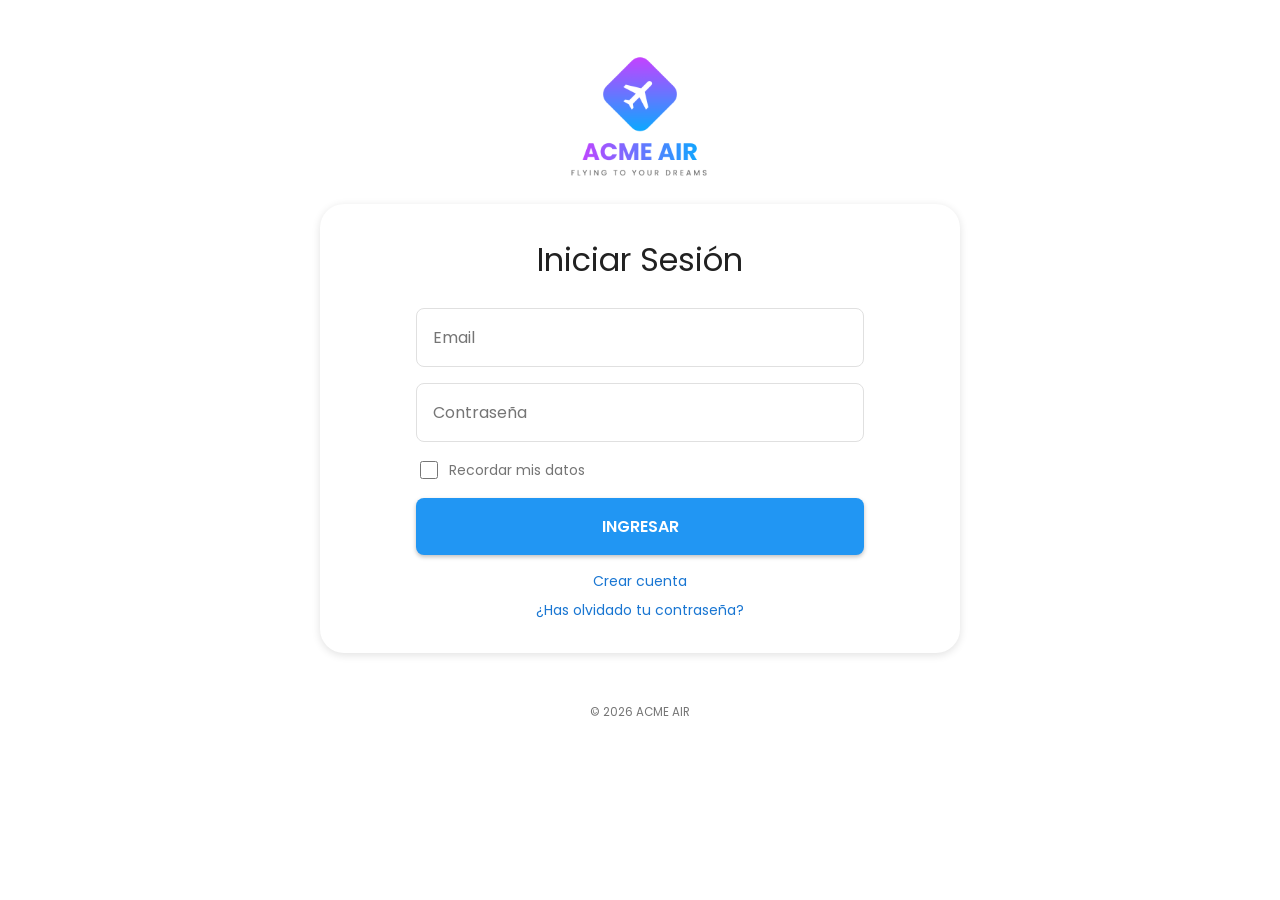
<file: index.html>
<!DOCTYPE html>
<html lang="es">
<head>
  <meta charset="UTF-8">
  <meta name="viewport" content="width=device-width, initial-scale=1">
  <title>Iniciar sesión | ACME AIR</title>
  <meta name="description" content="Inicio de sesión de ACME AIR">
  <link rel="icon" href="imagen/favicon.svg" type="image/svg+xml">
  <link rel="preconnect" href="https://fonts.googleapis.com">
  <link rel="preconnect" href="https://fonts.gstatic.com" crossorigin>
  <link href="https://fonts.googleapis.com/css2?family=Poppins:wght@400;500;600&display=swap" rel="stylesheet">
  <link rel="stylesheet" href="css/style.css">
  <link rel="stylesheet" href="css/forms.css">
  <link rel="stylesheet" href="css/layout.css">
  <link rel="stylesheet" href="css/responsive.css">
</head>
<body>
  <header class="login-logo">
    <img class="login-logo__imagen" src="imagen/logo.png" alt="ACME AIR - Flying to your dreams">
  </header>

  <main class="app-card app-card--plana">
    <h1>Iniciar Sesión</h1>
    <form class="form" action="menu.html" method="get">
      <div class="campo">
        <label class="sr-only" for="email">Email</label>
        <input class="campo__input" type="email" id="email" name="email" placeholder="Email" autocomplete="email">
      </div>
      <div class="campo">
        <label class="sr-only" for="password">Contraseña</label>
        <input class="campo__input" type="password" id="password" name="password" placeholder="Contraseña" autocomplete="current-password">
      </div>
      <label class="check">
        <input class="check__input" type="checkbox" name="recordar">
        <span>Recordar mis datos</span>
      </label>
      <button class="btn btn-primario" type="submit">Ingresar</button>
      <p class="form__enlaces">
        <a href="registro.html">Crear cuenta</a>
        <a href="recuperar.html">¿Has olvidado tu contraseña?</a>
      </p>
    </form>
  </main>

  <footer class="app-footer">
    <small>© 2026 ACME AIR</small>
  </footer>
</body>
</html>
</file>
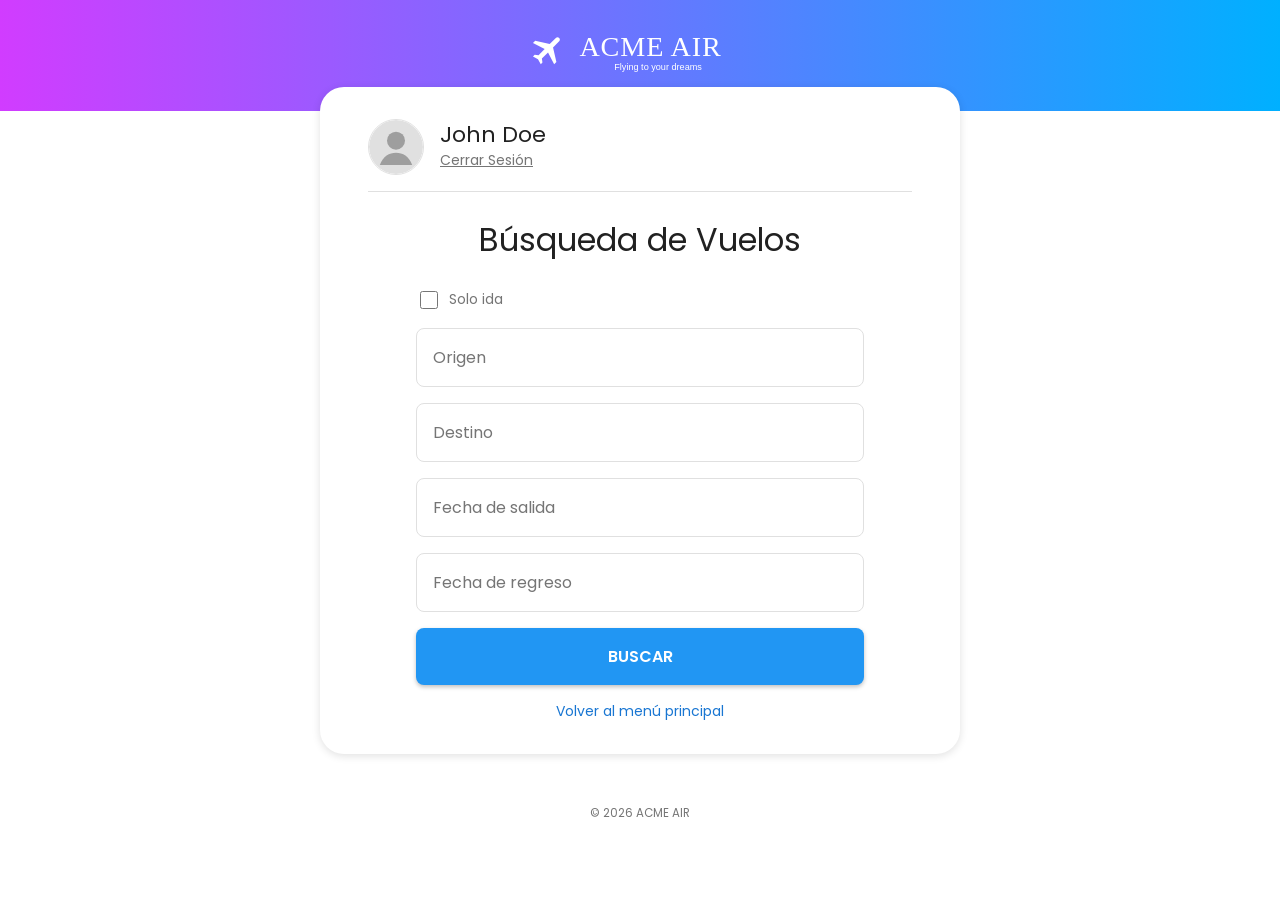
<file: buscar-vuelos.html>
<!DOCTYPE html>
<html lang="es">
<head>
  <meta charset="UTF-8">
  <meta name="viewport" content="width=device-width, initial-scale=1">
  <title>Búsqueda de vuelos | ACME AIR</title>
  <meta name="description" content="Búsqueda de vuelos en ACME AIR">
  <link rel="icon" href="imagen/favicon.svg" type="image/svg+xml">
  <link rel="preconnect" href="https://fonts.googleapis.com">
  <link rel="preconnect" href="https://fonts.gstatic.com" crossorigin>
  <link href="https://fonts.googleapis.com/css2?family=Poppins:wght@400;500;600&display=swap" rel="stylesheet">
  <link rel="stylesheet" href="css/style.css">
  <link rel="stylesheet" href="css/forms.css">
  <link rel="stylesheet" href="css/layout.css">
  <link rel="stylesheet" href="css/responsive.css">
</head>
<body>
  <header class="app-header">
    <img class="app-header__logo" src="imagen/logo-blanco.svg" alt="ACME AIR - Flying to your dreams">
  </header>

  <main class="app-card">
    <div class="usuario">
      <img class="usuario__avatar" src="imagen/iconos/avatar.svg" alt="Avatar de John Doe">
      <div class="usuario__datos">
        <p class="usuario__nombre">John Doe</p>
        <a class="usuario__salir" href="index.html">Cerrar Sesión</a>
      </div>
    </div>

    <h1>Búsqueda de Vuelos</h1>
    <form class="form" action="vuelos.html" method="get">
      <label class="check">
        <input class="check__input" type="checkbox" name="solo-ida">
        <span>Solo ida</span>
      </label>
      <div class="campo">
        <label class="sr-only" for="origen">Origen</label>
        <input class="campo__input" type="text" id="origen" name="origen" placeholder="Origen" autocomplete="off">
      </div>
      <div class="campo">
        <label class="sr-only" for="destino">Destino</label>
        <input class="campo__input" type="text" id="destino" name="destino" placeholder="Destino" autocomplete="off">
      </div>
      <div class="campo">
        <label class="sr-only" for="fecha-salida">Fecha de salida</label>
        <input class="campo__input" type="text" id="fecha-salida" name="fecha-salida" placeholder="Fecha de salida" autocomplete="off">
      </div>
      <div class="campo">
        <label class="sr-only" for="fecha-regreso">Fecha de regreso</label>
        <input class="campo__input" type="text" id="fecha-regreso" name="fecha-regreso" placeholder="Fecha de regreso" autocomplete="off">
      </div>
      <button class="btn btn-primario" type="submit">Buscar</button>
      <p class="form__enlaces">
        <a href="menu.html">Volver al menú principal</a>
      </p>
    </form>
  </main>

  <footer class="app-footer">
    <small>© 2026 ACME AIR</small>
  </footer>
</body>
</html>
</file>
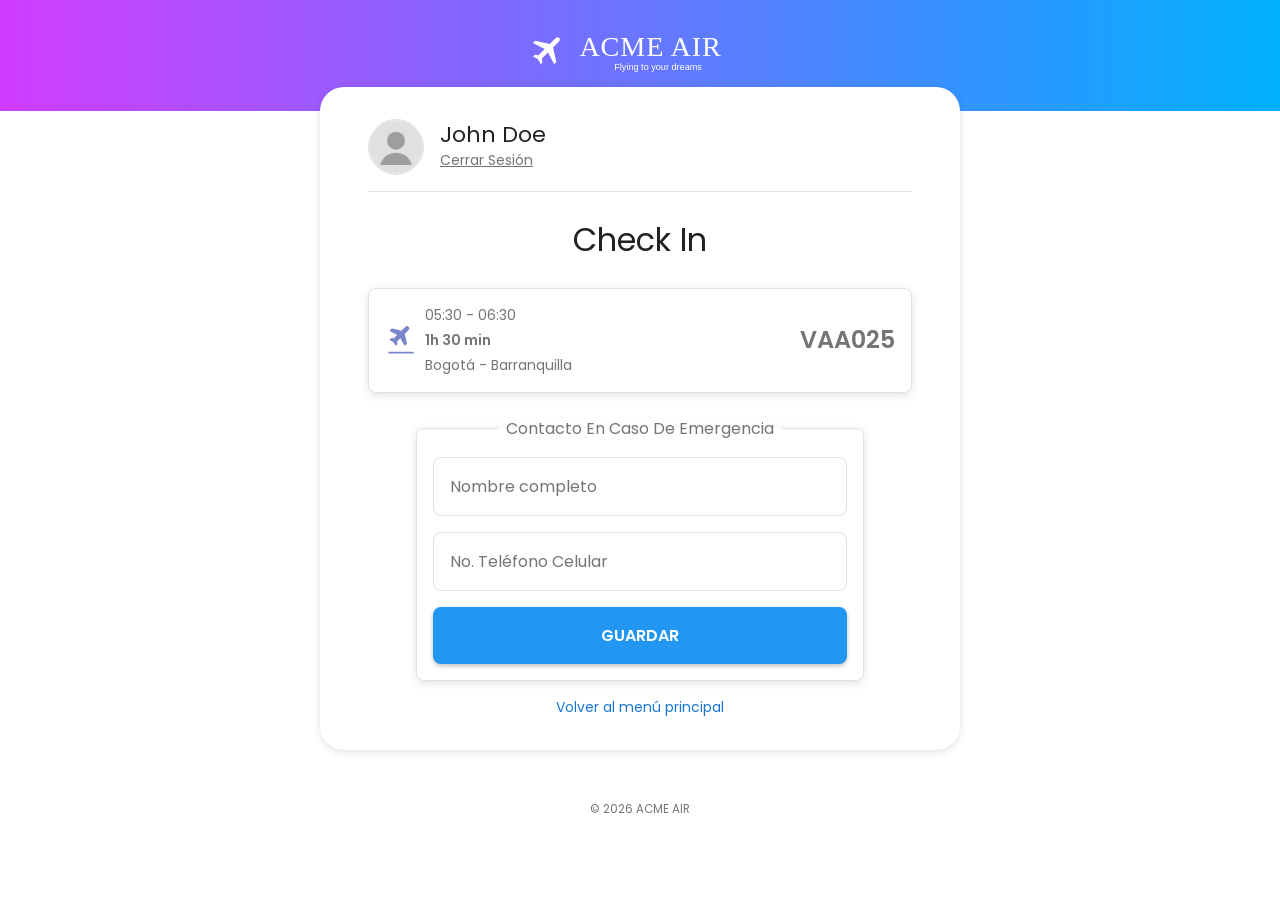
<file: checkin.html>
<!DOCTYPE html>
<html lang="es">
<head>
  <meta charset="UTF-8">
  <meta name="viewport" content="width=device-width, initial-scale=1">
  <title>Check In | ACME AIR</title>
  <meta name="description" content="Check In de tu vuelo en ACME AIR">
  <link rel="icon" href="imagen/favicon.svg" type="image/svg+xml">
  <link rel="preconnect" href="https://fonts.googleapis.com">
  <link rel="preconnect" href="https://fonts.gstatic.com" crossorigin>
  <link href="https://fonts.googleapis.com/css2?family=Poppins:wght@400;500;600&display=swap" rel="stylesheet">
  <link rel="stylesheet" href="css/style.css">
  <link rel="stylesheet" href="css/forms.css">
  <link rel="stylesheet" href="css/layout.css">
  <link rel="stylesheet" href="css/responsive.css">
</head>
<body>
  <header class="app-header">
    <img class="app-header__logo" src="imagen/logo-blanco.svg" alt="ACME AIR - Flying to your dreams">
  </header>

  <main class="app-card">
    <div class="usuario">
      <img class="usuario__avatar" src="imagen/iconos/avatar.svg" alt="Avatar de John Doe">
      <div class="usuario__datos">
        <p class="usuario__nombre">John Doe</p>
        <a class="usuario__salir" href="index.html">Cerrar Sesión</a>
      </div>
    </div>

    <h1>Check In</h1>
    <div class="tarjeta tarjeta--vuelo">
      <img class="tarjeta__icono" src="imagen/iconos/avion-despegando.svg" alt="">
      <div class="tarjeta__datos">
        <p class="tarjeta__detalle">05:30 - 06:30</p>
        <p class="tarjeta__detalle tarjeta__detalle--fuerte">1h 30 min</p>
        <p class="tarjeta__detalle">Bogotá - Barranquilla</p>
      </div>
      <p class="tarjeta__codigo">VAA025</p>
    </div>
    <form class="form" action="menu.html" method="get">
      <fieldset class="grupo">
        <legend class="grupo__titulo">Contacto En Caso De Emergencia</legend>
        <div class="campo">
          <label class="sr-only" for="contacto-nombre">Nombre completo</label>
          <input class="campo__input" type="text" id="contacto-nombre" name="contacto-nombre" placeholder="Nombre completo" autocomplete="off">
        </div>
        <div class="campo">
          <label class="sr-only" for="contacto-telefono">No. Teléfono Celular</label>
          <input class="campo__input" type="tel" id="contacto-telefono" name="contacto-telefono" placeholder="No. Teléfono Celular" autocomplete="off">
        </div>
        <button class="btn btn-primario" type="submit">Guardar</button>
      </fieldset>
      <p class="form__enlaces"><a href="menu.html">Volver al menú principal</a></p>
    </form>
  </main>

  <footer class="app-footer">
    <small>© 2026 ACME AIR</small>
  </footer>
</body>
</html>
</file>
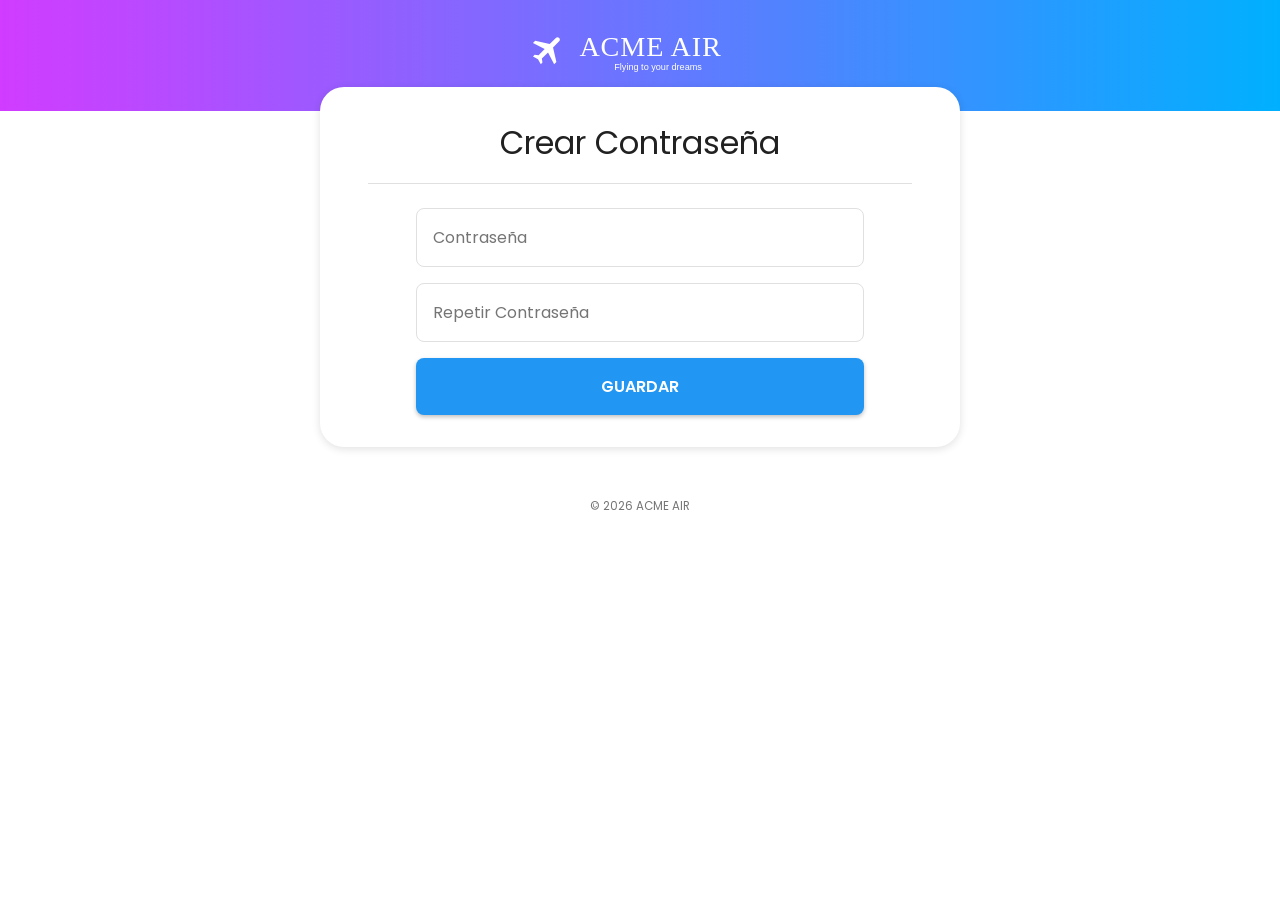
<file: crear-contraseña.html>
<!DOCTYPE html>
<html lang="es">
<head>
  <meta charset="UTF-8">
  <meta name="viewport" content="width=device-width, initial-scale=1">
  <title>Crear contraseña | ACME AIR</title>
  <meta name="description" content="Crear una nueva contraseña en ACME AIR">
  <link rel="icon" href="imagen/favicon.svg" type="image/svg+xml">
  <link rel="preconnect" href="https://fonts.googleapis.com">
  <link rel="preconnect" href="https://fonts.gstatic.com" crossorigin>
  <link href="https://fonts.googleapis.com/css2?family=Poppins:wght@400;500;600&display=swap" rel="stylesheet">
  <link rel="stylesheet" href="css/style.css">
  <link rel="stylesheet" href="css/forms.css">
  <link rel="stylesheet" href="css/layout.css">
  <link rel="stylesheet" href="css/responsive.css">
</head>
<body>
  <header class="app-header">
    <img class="app-header__logo" src="imagen/logo-blanco.svg" alt="ACME AIR - Flying to your dreams">
  </header>

  <main class="app-card">
    <h1 class="titulo-divisor">Crear Contraseña</h1>
    <form class="form" action="menu.html" method="get">
      <div class="campo">
        <label class="sr-only" for="password">Contraseña</label>
        <input class="campo__input" type="password" id="password" name="password" placeholder="Contraseña" autocomplete="new-password">
      </div>
      <div class="campo">
        <label class="sr-only" for="password-repetir">Repetir Contraseña</label>
        <input class="campo__input" type="password" id="password-repetir" name="password-repetir" placeholder="Repetir Contraseña" autocomplete="new-password">
      </div>
      <button class="btn btn-primario" type="submit">Guardar</button>
    </form>
  </main>

  <footer class="app-footer">
    <small>© 2026 ACME AIR</small>
  </footer>
</body>
</html>
</file>
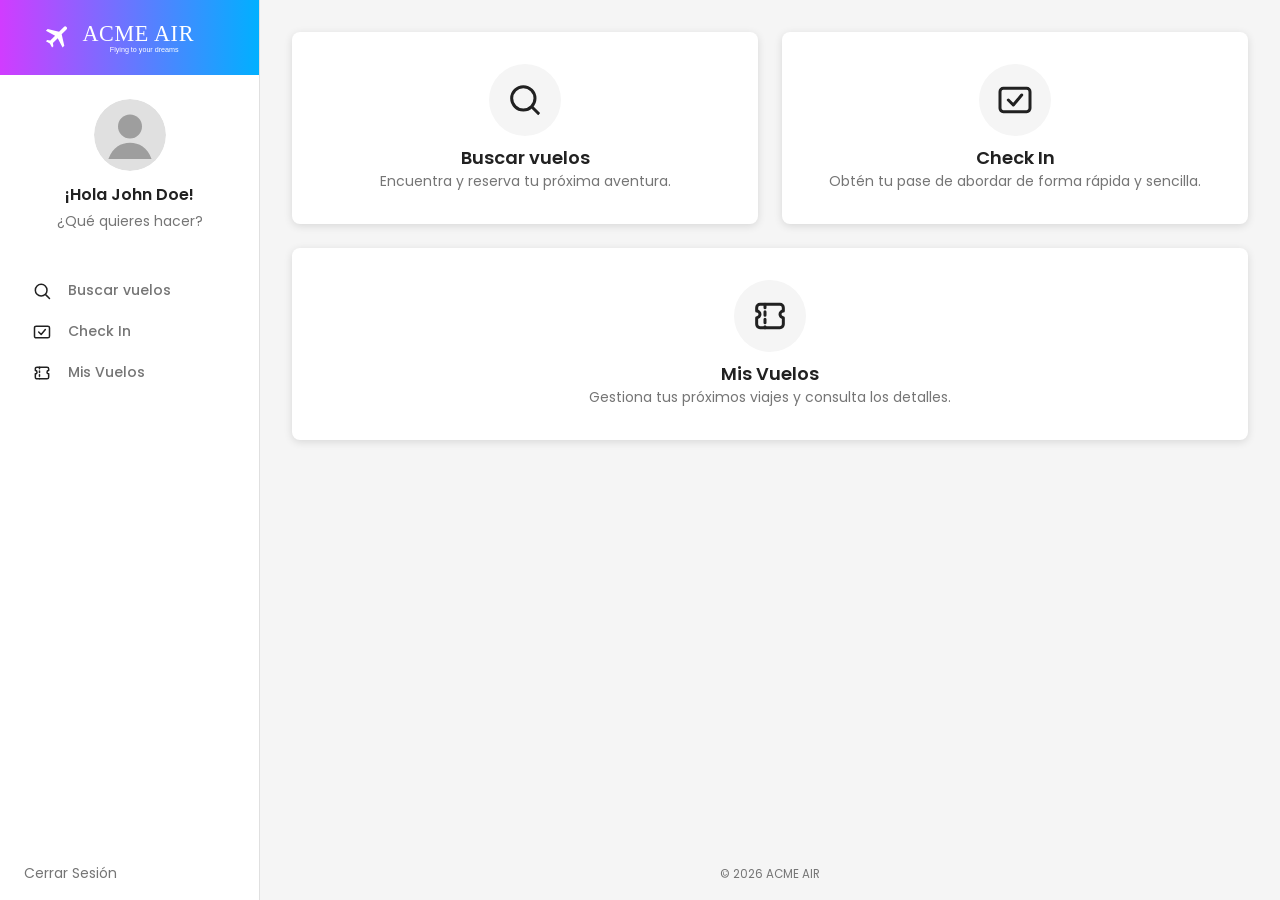
<file: menu.html>
<!DOCTYPE html>
<html lang="es">
<head>
  <meta charset="UTF-8">
  <meta name="viewport" content="width=device-width, initial-scale=1">
  <title>Menú principal | ACME AIR</title>
  <meta name="description" content="Menú principal de ACME AIR: buscar vuelos, check in y mis vuelos">
  <link rel="icon" href="imagen/favicon.svg" type="image/svg+xml">
  <link rel="preconnect" href="https://fonts.googleapis.com">
  <link rel="preconnect" href="https://fonts.gstatic.com" crossorigin>
  <link href="https://fonts.googleapis.com/css2?family=Poppins:wght@400;500;600&display=swap" rel="stylesheet">
  <link rel="stylesheet" href="css/style.css">
  <link rel="stylesheet" href="css/forms.css">
  <link rel="stylesheet" href="css/layout.css">
  <link rel="stylesheet" href="css/responsive.css">
</head>
<body class="pagina-menu">
  <aside class="sidebar" aria-label="Menú lateral">
    <div class="sidebar__marca">
      <img class="sidebar__logo" src="imagen/logo-blanco.svg" alt="ACME AIR - Flying to your dreams">
    </div>
    <div class="sidebar__perfil">
      <img class="sidebar__avatar" src="imagen/iconos/avatar.svg" alt="Avatar de John Doe">
      <p class="sidebar__saludo">¡Hola John Doe!</p>
      <p class="sidebar__pregunta">¿Qué quieres hacer?</p>
    </div>
    <nav class="sidebar__nav" aria-label="Opciones">
      <a class="sidebar__enlace" href="buscar-vuelos.html">
        <img class="sidebar__icono" src="imagen/iconos/buscar-vuelos.svg" alt="">
        Buscar vuelos
      </a>
      <a class="sidebar__enlace" href="checkin.html">
        <img class="sidebar__icono" src="imagen/iconos/checkin.svg" alt="">
        Check In
      </a>
      <a class="sidebar__enlace" href="mis-vuelos.html">
        <img class="sidebar__icono" src="imagen/iconos/mis-vuelos.svg" alt="">
        Mis Vuelos
      </a>
    </nav>
    <a class="sidebar__salir" href="index.html">Cerrar Sesión</a>
  </aside>

  <div class="pagina">
    <header class="app-header">
      <img class="app-header__logo" src="imagen/logo-blanco.svg" alt="ACME AIR - Flying to your dreams">
    </header>

    <main class="app-card">
      <div class="saludo">
        <h1>¡Hola John Doe!</h1>
        <p class="saludo__pregunta">¿Qué quieres hacer?</p>
        <a class="saludo__salir" href="index.html">Cerrar Sesión</a>
      </div>

      <nav class="lista-tarjetas" aria-label="Menú principal">
        <a class="tarjeta" href="buscar-vuelos.html">
          <img class="tarjeta__icono" src="imagen/iconos/buscar-vuelos.svg" alt="">
          <span class="tarjeta__cuerpo">
            <span class="tarjeta__texto">Buscar vuelos</span>
            <span class="tarjeta__descripcion">Encuentra y reserva tu próxima aventura.</span>
          </span>
          <img class="tarjeta__chevron" src="imagen/iconos/chevron.svg" alt="">
        </a>
        <a class="tarjeta" href="checkin.html">
          <img class="tarjeta__icono" src="imagen/iconos/checkin.svg" alt="">
          <span class="tarjeta__cuerpo">
            <span class="tarjeta__texto">Check In</span>
            <span class="tarjeta__descripcion">Obtén tu pase de abordar de forma rápida y sencilla.</span>
          </span>
          <img class="tarjeta__chevron" src="imagen/iconos/chevron.svg" alt="">
        </a>
        <a class="tarjeta" href="mis-vuelos.html">
          <img class="tarjeta__icono" src="imagen/iconos/mis-vuelos.svg" alt="">
          <span class="tarjeta__cuerpo">
            <span class="tarjeta__texto">Mis Vuelos</span>
            <span class="tarjeta__descripcion">Gestiona tus próximos viajes y consulta los detalles.</span>
          </span>
          <img class="tarjeta__chevron" src="imagen/iconos/chevron.svg" alt="">
        </a>
      </nav>
    </main>

    <footer class="app-footer">
      <small>© 2026 ACME AIR</small>
    </footer>
  </div>
</body>
</html>
</file>
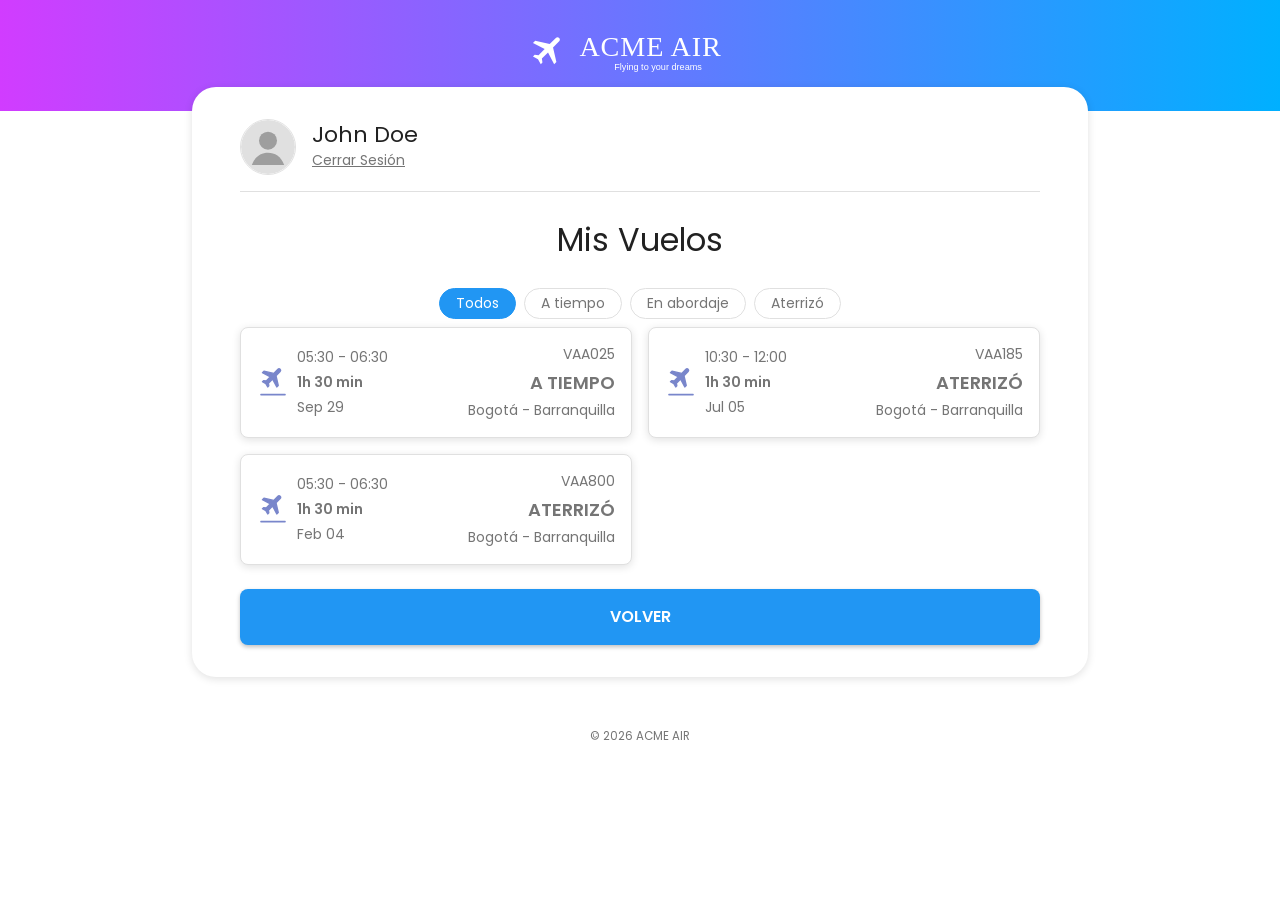
<file: mis-vuelos.html>
<!DOCTYPE html>
<html lang="es">
<head>
  <meta charset="UTF-8">
  <meta name="viewport" content="width=device-width, initial-scale=1">
  <title>Mis vuelos | ACME AIR</title>
  <meta name="description" content="Listado de vuelos reservados y vuelos previos en ACME AIR">
  <link rel="icon" href="imagen/favicon.svg" type="image/svg+xml">
  <link rel="preconnect" href="https://fonts.googleapis.com">
  <link rel="preconnect" href="https://fonts.gstatic.com" crossorigin>
  <link href="https://fonts.googleapis.com/css2?family=Poppins:wght@400;500;600&display=swap" rel="stylesheet">
  <link rel="stylesheet" href="css/style.css">
  <link rel="stylesheet" href="css/forms.css">
  <link rel="stylesheet" href="css/layout.css">
  <link rel="stylesheet" href="css/responsive.css">
</head>
<body>
  <header class="app-header">
    <img class="app-header__logo" src="imagen/logo-blanco.svg" alt="ACME AIR - Flying to your dreams">
  </header>

  <main class="app-card app-card--ancha">
    <div class="usuario">
      <img class="usuario__avatar" src="imagen/iconos/avatar.svg" alt="Avatar de John Doe">
      <div class="usuario__datos">
        <p class="usuario__nombre">John Doe</p>
        <a class="usuario__salir" href="index.html">Cerrar Sesión</a>
      </div>
    </div>

    <h1>Mis Vuelos</h1>
    <div class="filtro-vuelos" role="radiogroup" aria-label="Filtrar vuelos por estado">
      <input class="filtro-vuelos__radio" type="radio" name="filtro-estado" id="filtro-todos" checked>
      <label class="filtro-vuelos__chip" for="filtro-todos">Todos</label>
      <input class="filtro-vuelos__radio" type="radio" name="filtro-estado" id="filtro-a-tiempo">
      <label class="filtro-vuelos__chip" for="filtro-a-tiempo">A tiempo</label>
      <input class="filtro-vuelos__radio" type="radio" name="filtro-estado" id="filtro-en-abordaje">
      <label class="filtro-vuelos__chip" for="filtro-en-abordaje">En abordaje</label>
      <input class="filtro-vuelos__radio" type="radio" name="filtro-estado" id="filtro-aterrizo">
      <label class="filtro-vuelos__chip" for="filtro-aterrizo">Aterrizó</label>

      <section class="lista-vuelos" aria-label="Listado de vuelos">
        <div class="tarjeta tarjeta--vuelo" data-estado="a-tiempo">
          <img class="tarjeta__icono" src="imagen/iconos/avion-despegando.svg" alt="">
          <div class="tarjeta__datos">
            <p class="tarjeta__detalle">05:30 - 06:30</p>
            <p class="tarjeta__detalle tarjeta__detalle--fuerte">1h 30 min</p>
            <p class="tarjeta__detalle">Sep 29</p>
          </div>
          <div class="tarjeta__lateral">
            <p class="tarjeta__detalle">VAA025</p>
            <p class="estado">A tiempo</p>
            <p class="tarjeta__detalle">Bogotá - Barranquilla</p>
          </div>
        </div>
        <div class="tarjeta tarjeta--vuelo" data-estado="aterrizo">
          <img class="tarjeta__icono" src="imagen/iconos/avion-despegando.svg" alt="">
          <div class="tarjeta__datos">
            <p class="tarjeta__detalle">10:30 - 12:00</p>
            <p class="tarjeta__detalle tarjeta__detalle--fuerte">1h 30 min</p>
            <p class="tarjeta__detalle">Jul 05</p>
          </div>
          <div class="tarjeta__lateral">
            <p class="tarjeta__detalle">VAA185</p>
            <p class="estado">Aterrizó</p>
            <p class="tarjeta__detalle">Bogotá - Barranquilla</p>
          </div>
        </div>
        <div class="tarjeta tarjeta--vuelo" data-estado="aterrizo">
          <img class="tarjeta__icono" src="imagen/iconos/avion-despegando.svg" alt="">
          <div class="tarjeta__datos">
            <p class="tarjeta__detalle">05:30 - 06:30</p>
            <p class="tarjeta__detalle tarjeta__detalle--fuerte">1h 30 min</p>
            <p class="tarjeta__detalle">Feb 04</p>
          </div>
          <div class="tarjeta__lateral">
            <p class="tarjeta__detalle">VAA800</p>
            <p class="estado">Aterrizó</p>
            <p class="tarjeta__detalle">Bogotá - Barranquilla</p>
          </div>
        </div>
      </section>
      <p class="filtro-vuelos__vacio">No hay vuelos con este estado.</p>
    </div>
    <a class="btn btn-primario" href="menu.html" title="Volver al menú principal">Volver</a>
  </main>

  <footer class="app-footer">
    <small>© 2026 ACME AIR</small>
  </footer>
</body>
</html>
</file>
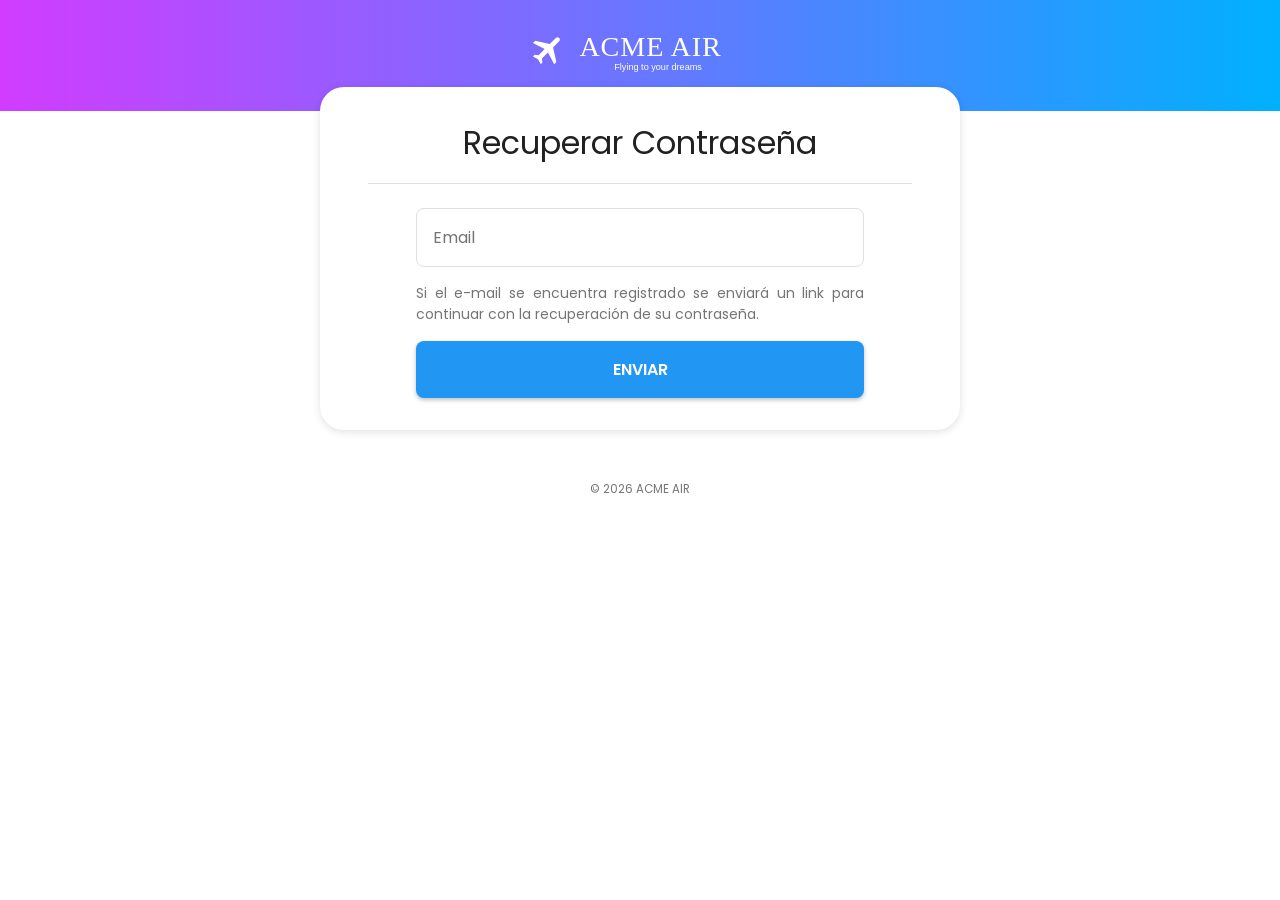
<file: recuperar.html>
<!DOCTYPE html>
<html lang="es">
<head>
  <meta charset="UTF-8">
  <meta name="viewport" content="width=device-width, initial-scale=1">
  <title>Recuperar contraseña | ACME AIR</title>
  <meta name="description" content="Recuperar contraseña de ACME AIR">
  <link rel="icon" href="imagen/favicon.svg" type="image/svg+xml">
  <link rel="preconnect" href="https://fonts.googleapis.com">
  <link rel="preconnect" href="https://fonts.gstatic.com" crossorigin>
  <link href="https://fonts.googleapis.com/css2?family=Poppins:wght@400;500;600&display=swap" rel="stylesheet">
  <link rel="stylesheet" href="css/style.css">
  <link rel="stylesheet" href="css/forms.css">
  <link rel="stylesheet" href="css/layout.css">
  <link rel="stylesheet" href="css/responsive.css">
</head>
<body>
  <header class="app-header">
    <img class="app-header__logo" src="imagen/logo-blanco.svg" alt="ACME AIR - Flying to your dreams">
  </header>

  <main class="app-card">
    <h1 class="titulo-divisor">Recuperar Contraseña</h1>
    <form class="form" action="crear-contraseña.html" method="get">
      <div class="campo">
        <label class="sr-only" for="email">Email</label>
        <input class="campo__input" type="email" id="email" name="email" placeholder="Email" autocomplete="email">
      </div>
      <p class="form__ayuda">Si el e-mail se encuentra registrado se enviará un link para continuar con la recuperación de su contraseña.</p>
      <button class="btn btn-primario" type="submit">Enviar</button>
    </form>
  </main>

  <footer class="app-footer">
    <small>© 2026 ACME AIR</small>
  </footer>
</body>
</html>
</file>
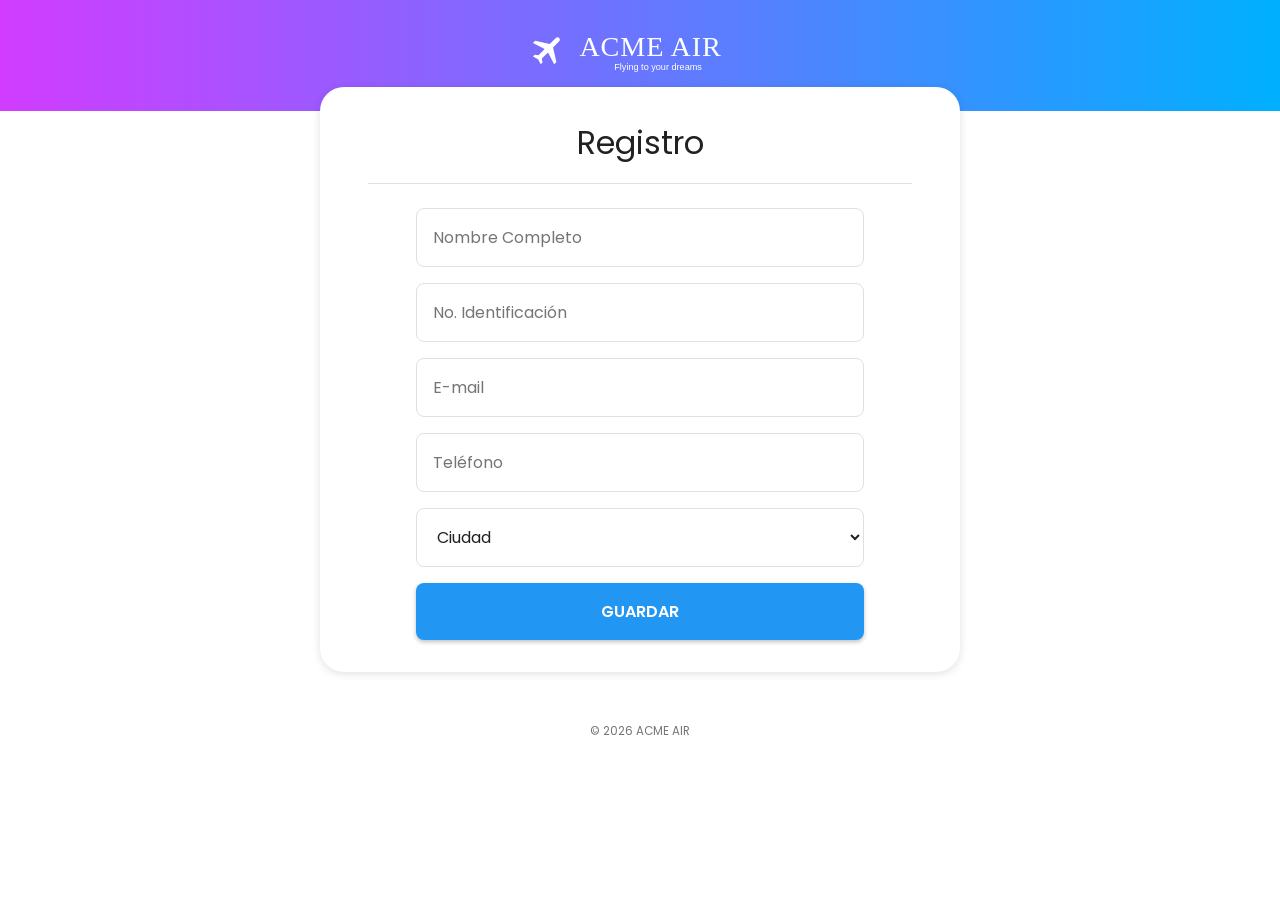
<file: registro.html>
<!DOCTYPE html>
<html lang="es">
<head>
  <meta charset="UTF-8">
  <meta name="viewport" content="width=device-width, initial-scale=1">
  <title>Registro | ACME AIR</title>
  <meta name="description" content="Registro de nuevos usuarios en ACME AIR">
  <link rel="icon" href="imagen/favicon.svg" type="image/svg+xml">
  <link rel="preconnect" href="https://fonts.googleapis.com">
  <link rel="preconnect" href="https://fonts.gstatic.com" crossorigin>
  <link href="https://fonts.googleapis.com/css2?family=Poppins:wght@400;500;600&display=swap" rel="stylesheet">
  <link rel="stylesheet" href="css/style.css">
  <link rel="stylesheet" href="css/forms.css">
  <link rel="stylesheet" href="css/layout.css">
  <link rel="stylesheet" href="css/responsive.css">
</head>
<body>
  <header class="app-header">
    <img class="app-header__logo" src="imagen/logo-blanco.svg" alt="ACME AIR - Flying to your dreams">
  </header>

  <main class="app-card">
    <h1 class="titulo-divisor">Registro</h1>
    <form class="form" action="crear-contraseña.html" method="get">
      <div class="campo">
        <label class="sr-only" for="nombre">Nombre Completo</label>
        <input class="campo__input" type="text" id="nombre" name="nombre" placeholder="Nombre Completo" autocomplete="name">
      </div>
      <div class="campo">
        <label class="sr-only" for="identificacion">No. Identificación</label>
        <input class="campo__input" type="text" id="identificacion" name="identificacion" placeholder="No. Identificación" inputmode="numeric">
      </div>
      <div class="campo">
        <label class="sr-only" for="email">E-mail</label>
        <input class="campo__input" type="email" id="email" name="email" placeholder="E-mail" autocomplete="email">
      </div>
      <div class="campo">
        <label class="sr-only" for="telefono">Teléfono</label>
        <input class="campo__input" type="tel" id="telefono" name="telefono" placeholder="Teléfono" autocomplete="tel">
      </div>
      <div class="campo">
        <label class="sr-only" for="ciudad">Ciudad</label>
        <select class="campo__input" id="ciudad" name="ciudad">
          <option value="" disabled selected>Ciudad</option>
          <option>Bogotá</option>
          <option>Medellín</option>
          <option>Cali</option>
          <option>Barranquilla</option>
          <option>Cartagena</option>
        </select>
      </div>
      <button class="btn btn-primario" type="submit">Guardar</button>
    </form>
  </main>

  <footer class="app-footer">
    <small>© 2026 ACME AIR</small>
  </footer>
</body>
</html>
</file>
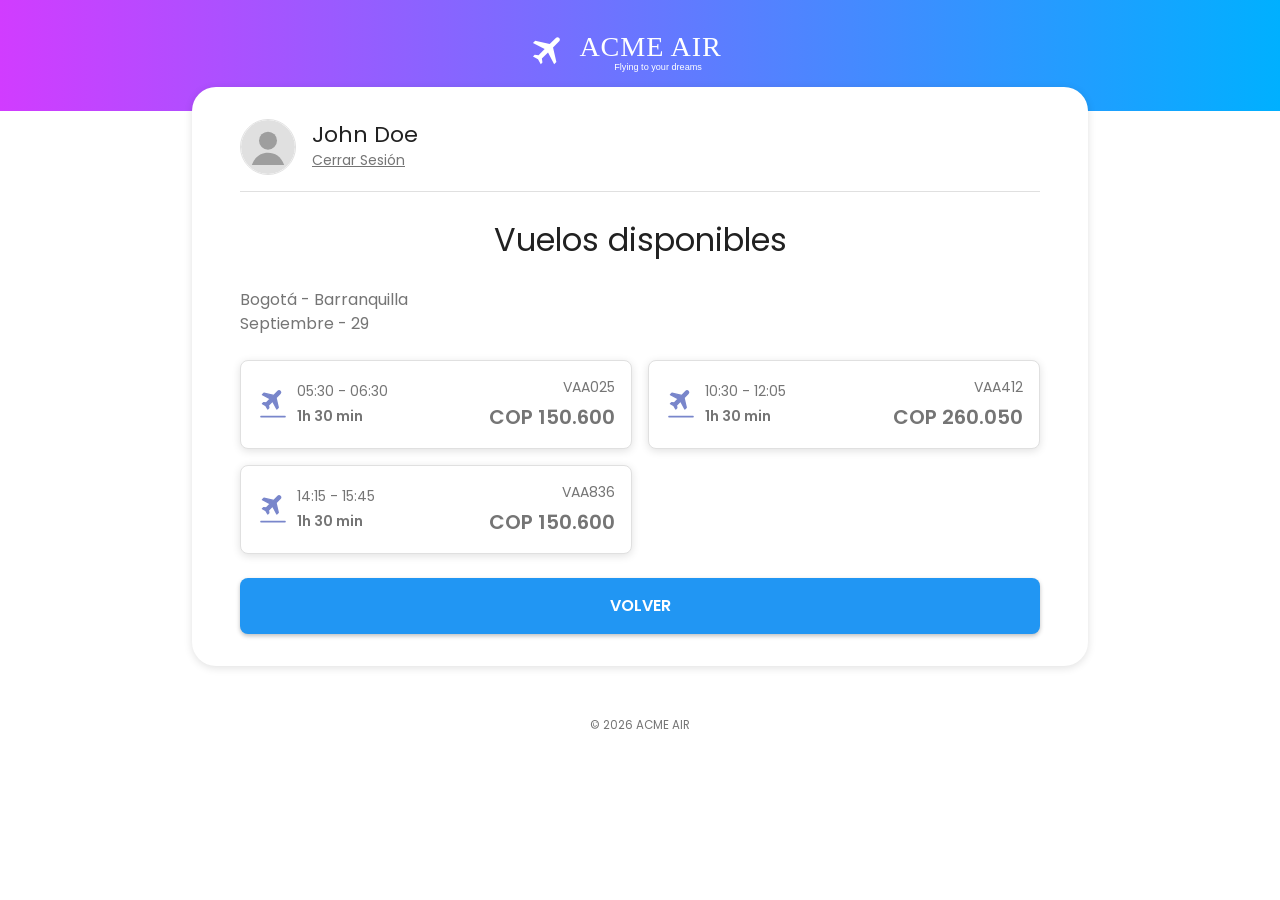
<file: vuelos.html>
<!DOCTYPE html>
<html lang="es">
<head>
  <meta charset="UTF-8">
  <meta name="viewport" content="width=device-width, initial-scale=1">
  <title>Vuelos disponibles | ACME AIR</title>
  <meta name="description" content="Vuelos disponibles para tu búsqueda en ACME AIR">
  <link rel="icon" href="imagen/favicon.svg" type="image/svg+xml">
  <link rel="preconnect" href="https://fonts.googleapis.com">
  <link rel="preconnect" href="https://fonts.gstatic.com" crossorigin>
  <link href="https://fonts.googleapis.com/css2?family=Poppins:wght@400;500;600&display=swap" rel="stylesheet">
  <link rel="stylesheet" href="css/style.css">
  <link rel="stylesheet" href="css/forms.css">
  <link rel="stylesheet" href="css/layout.css">
  <link rel="stylesheet" href="css/responsive.css">
</head>
<body>
  <header class="app-header">
    <img class="app-header__logo" src="imagen/logo-blanco.svg" alt="ACME AIR - Flying to your dreams">
  </header>

  <main class="app-card app-card--ancha">
    <div class="usuario">
      <img class="usuario__avatar" src="imagen/iconos/avatar.svg" alt="Avatar de John Doe">
      <div class="usuario__datos">
        <p class="usuario__nombre">John Doe</p>
        <a class="usuario__salir" href="index.html">Cerrar Sesión</a>
      </div>
    </div>

    <h1>Vuelos disponibles</h1>
    <p class="vuelos__ruta">Bogotá - Barranquilla<br>Septiembre - 29</p>
    <section class="lista-vuelos" aria-label="Vuelos disponibles">
      <a class="tarjeta tarjeta--vuelo" href="checkin.html">
        <img class="tarjeta__icono" src="imagen/iconos/avion-despegando.svg" alt="">
        <div class="tarjeta__datos">
          <p class="tarjeta__detalle">05:30 - 06:30</p>
          <p class="tarjeta__detalle tarjeta__detalle--fuerte">1h 30 min</p>
        </div>
        <div class="tarjeta__lateral">
          <p class="tarjeta__detalle">VAA025</p>
          <p class="tarjeta__precio">COP 150.600</p>
        </div>
      </a>
      <a class="tarjeta tarjeta--vuelo" href="checkin.html">
        <img class="tarjeta__icono" src="imagen/iconos/avion-despegando.svg" alt="">
        <div class="tarjeta__datos">
          <p class="tarjeta__detalle">10:30 - 12:05</p>
          <p class="tarjeta__detalle tarjeta__detalle--fuerte">1h 30 min</p>
        </div>
        <div class="tarjeta__lateral">
          <p class="tarjeta__detalle">VAA412</p>
          <p class="tarjeta__precio">COP 260.050</p>
        </div>
      </a>
      <a class="tarjeta tarjeta--vuelo" href="checkin.html">
        <img class="tarjeta__icono" src="imagen/iconos/avion-despegando.svg" alt="">
        <div class="tarjeta__datos">
          <p class="tarjeta__detalle">14:15 - 15:45</p>
          <p class="tarjeta__detalle tarjeta__detalle--fuerte">1h 30 min</p>
        </div>
        <div class="tarjeta__lateral">
          <p class="tarjeta__detalle">VAA836</p>
          <p class="tarjeta__precio">COP 150.600</p>
        </div>
      </a>
    </section>
    <a class="btn btn-primario" href="menu.html" title="Volver al menú principal">Volver</a>
  </main>

  <footer class="app-footer">
    <small>© 2026 ACME AIR</small>
  </footer>
</body>
</html>
</file>
<file: css/style.css>
/* ==========================================================
   ACME AIR - style.css
   Variables, reset, tipografía base y componentes comunes
   ========================================================== */

:root {
  /* Colores */
  --color-degradado-inicio: #d13cff;
  --color-degradado-fin: #00b0ff;
  --degradado: linear-gradient(90deg, var(--color-degradado-inicio), var(--color-degradado-fin));
  --color-primario: #2196f3;
  --color-primario-hover: #1976d2;   /* tomar de la maqueta */
  --color-texto: #212121;
  --color-texto-suave: #757575;
  --color-borde: #e0e0e0;
  --color-fondo: #ffffff;
  --color-fondo-suave: #f5f5f5;
  --color-estado-a-tiempo: #2e7d32;  /* tomar de la maqueta */
  --color-estado-aterrizo: #757575;  /* tomar de la maqueta */

  /* Tipografía */
  --fuente: 'Poppins', 'Open Sans', sans-serif;
  --fs-base: 1rem;
  --fs-pequena: 0.875rem;
  --fs-titulo: clamp(1.5rem, 1.1rem + 1.6vw, 2rem);
  --fw-normal: 400;
  --fw-media: 500;
  --fw-negrita: 600;

  /* Espaciados */
  --esp-1: 0.25rem;
  --esp-2: 0.5rem;
  --esp-3: 1rem;
  --esp-4: 1.5rem;
  --esp-5: 2rem;
  --esp-6: 3rem;

  /* Formas y sombras */
  --radio: 8px;
  --radio-tarjeta: 24px;
  --sombra: 0 2px 4px rgba(0, 0, 0, 0.25);
  --sombra-tarjeta: 0 2px 8px rgba(0, 0, 0, 0.12);
}


/* ---------- Reset básico ---------- */
*,
*::before,
*::after {
  box-sizing: border-box;
}

body,
h1,
h2,
h3,
p,
ul,
ol,
figure {
  margin: 0;
}

ul,
ol {
  padding: 0;
  list-style: none;
}

img {
  display: block;
  max-width: 100%;
}


/* ---------- Base de texto ---------- */
body {
  font-family: var(--fuente);
  font-size: var(--fs-base);
  font-weight: var(--fw-normal);
  line-height: 1.5;
  color: var(--color-texto);
  background-color: var(--color-fondo);
}

h1 {
  font-size: var(--fs-titulo);
  font-weight: var(--fw-normal);
  text-align: center;
}

a {
  color: var(--color-primario-hover);
  text-decoration: none;
}

a:hover {
  text-decoration: underline;
}


/* ---------- Encabezado con degradado ---------- */
.app-header {
  display: flex;
  justify-content: center;
  padding: var(--esp-4) var(--esp-3) var(--esp-5);
  background: var(--degradado);
}

.app-header__logo {
  width: 12rem;
  height: auto;
}


/* ---------- Botones ---------- */
.btn {
  display: block;
  width: 100%;
  padding: var(--esp-3);
  border: none;
  border-radius: var(--radio);
  font-family: var(--fuente);
  font-size: var(--fs-base);
  font-weight: var(--fw-negrita);
  text-align: center;
  text-transform: uppercase;
  text-decoration: none;
  cursor: pointer;
}

.btn-primario {
  background-color: var(--color-primario);
  color: var(--color-fondo);
  box-shadow: var(--sombra);
  transition: transform 0.2s ease, background-color 0.2s ease;
}

.btn-primario:hover {
  background-color: var(--color-primario-hover);
  transform: scale(1.02);
  text-decoration: none;
}


/* ---------- Accesibilidad ---------- */
.sr-only {
  position: absolute;
  width: 1px;
  height: 1px;
  margin: -1px;
  padding: 0;
  overflow: hidden;
  clip: rect(0, 0, 0, 0);
  white-space: nowrap;
  border: 0;
}

:focus-visible {
  outline: 3px solid var(--color-primario);
  outline-offset: 2px;
}


/* ---------- Preferencias de movimiento reducido ---------- */
@media (prefers-reduced-motion: reduce) {
  .btn-primario {
    transition: none;
  }

  .btn-primario:hover {
    transform: none;
  }
}
</file>
<file: css/forms.css>
/* ==========================================================
   ACME AIR - forms.css
   Formularios: campos, listas desplegables, checkbox y ayudas
   ========================================================== */

/* ---------- Formulario ---------- */
.form {
  display: flex;
  flex-direction: column;
  gap: var(--esp-3);
  width: 100%;
  max-width: 28rem;
  margin-inline: auto;
}

/* ---------- Campos de texto y listas desplegables ---------- */
.campo {
  display: flex;
  flex-direction: column;
  gap: var(--esp-1);
}

.campo__input {
  width: 100%;
  padding: var(--esp-3);
  border: 1px solid var(--color-borde);
  border-radius: var(--radio);
  background-color: var(--color-fondo);
  font-family: inherit;
  font-size: var(--fs-base);
  color: var(--color-texto);
}

.campo__input::placeholder {
  color: var(--color-texto-suave);
}

.campo__input:focus-visible {
  border-color: var(--color-primario);
}

/* ---------- Checkbox ---------- */
.check {
  display: flex;
  align-items: center;
  gap: var(--esp-2);
  font-size: var(--fs-pequena);
  color: var(--color-texto-suave);
  cursor: pointer;
}

.check__input {
  width: 1.125rem;
  height: 1.125rem;
  accent-color: var(--color-primario);
}

/* ---------- Textos y enlaces del formulario ---------- */
.form__ayuda {
  font-size: var(--fs-pequena);
  color: var(--color-texto-suave);
  text-align: justify;
}

.form__enlaces {
  display: flex;
  flex-direction: column;
  align-items: center;
  gap: var(--esp-2);
  font-size: var(--fs-pequena);
}

.titulo-divisor {
  padding-bottom: var(--esp-3);
  border-bottom: 1px solid var(--color-borde);
}

/* ---------- Grupo de campos (fieldset) ---------- */
.grupo {
  display: flex;
  flex-direction: column;
  gap: var(--esp-3);
  min-width: 0;
  margin: 0;
  padding: var(--esp-3);
  border: 1px solid var(--color-borde);
  border-radius: var(--radio);
  box-shadow: var(--sombra-tarjeta);
}

.grupo__titulo {
  padding: 0 var(--esp-2);
  color: var(--color-texto-suave);
  text-align: center;
}
</file>
<file: css/layout.css>
/* ==========================================================
   ACME AIR - layout.css
   Estructura de la página, bloque de usuario, tarjetas y grids
   (diseño base móvil; los cambios por ancho van en responsive.css)
   ========================================================== */

/* ---------- Estructura de la página ---------- */
body {
  display: flex;
  flex-direction: column;
  min-height: 100vh;
}

.pagina {
  display: flex;
  flex-direction: column;
  flex: 1;
}

.app-card {
  display: flex;
  flex-direction: column;
  flex: 1;
  gap: var(--esp-4);
  width: 100%;
  max-width: 40rem;
  margin: calc(var(--esp-4) * -1) auto 0;
  padding: var(--esp-4) var(--esp-3);
  background-color: var(--color-fondo);
  border-radius: var(--radio-tarjeta) var(--radio-tarjeta) 0 0;
}

.app-card--ancha {
  max-width: 56rem;
}

.app-card--plana {
  margin-top: 0;
  border-radius: 0;
}

.app-footer {
  padding: var(--esp-3);
  font-size: var(--fs-pequena);
  color: var(--color-texto-suave);
  text-align: center;
}

.login-logo {
  display: flex;
  justify-content: center;
  padding: var(--esp-5) var(--esp-3) var(--esp-3);
}

.login-logo__imagen {
  width: 10rem;
  height: auto;
}

/* ---------- Bloque de usuario ---------- */
.usuario {
  display: flex;
  align-items: center;
  gap: var(--esp-3);
  padding-bottom: var(--esp-3);
  border-bottom: 1px solid var(--color-borde);
}

.usuario__avatar {
  flex-shrink: 0;
  width: 3.5rem;
  height: 3.5rem;
  border: 1px solid var(--color-borde);
  border-radius: 50%;
  object-fit: cover;
}

.usuario__nombre {
  font-size: 1.375rem;
  line-height: 1.2;
}

.usuario__salir {
  font-size: var(--fs-pequena);
  color: var(--color-texto-suave);
  text-decoration: underline;
}

/* ---------- Saludo del menú ---------- */
.saludo {
  display: flex;
  flex-direction: column;
  align-items: center;
  gap: var(--esp-2);
  text-align: center;
}

.saludo__pregunta {
  font-size: 1.25rem;
}

.saludo__salir {
  color: var(--color-texto-suave);
  text-decoration: underline;
}

/* ---------- Tarjetas (menú y vuelos) ---------- */
.lista-tarjetas {
  display: grid;
  gap: var(--esp-3);
}

.tarjeta {
  display: flex;
  align-items: center;
  gap: var(--esp-3);
  padding: var(--esp-3);
  background-color: var(--color-fondo);
  border: 1px solid var(--color-borde);
  border-radius: var(--radio);
  box-shadow: var(--sombra-tarjeta);
  color: var(--color-texto);
}

.tarjeta:hover {
  text-decoration: none;
}

.tarjeta__icono {
  flex-shrink: 0;
  width: 2.5rem;
  height: 2.5rem;
}

.tarjeta__cuerpo {
  display: flex;
  flex: 1;
  flex-direction: column;
}

.tarjeta__texto {
  font-weight: var(--fw-media);
}

.tarjeta__descripcion {
  display: none;
  font-size: var(--fs-pequena);
  color: var(--color-texto-suave);
}

.tarjeta__chevron {
  flex-shrink: 0;
  width: 1.25rem;
  height: 1.25rem;
}

/* ---------- Tarjetas de vuelo ---------- */
.lista-vuelos {
  display: grid;
  gap: var(--esp-3);
}

.vuelos__ruta {
  color: var(--color-texto-suave);
}

.tarjeta__datos {
  display: flex;
  flex: 1;
  flex-direction: column;
  gap: var(--esp-1);
  min-width: 0;
}

.tarjeta__lateral {
  display: flex;
  flex-direction: column;
  align-items: flex-end;
  gap: var(--esp-1);
  text-align: right;
}

.tarjeta--vuelo {
  gap: var(--esp-2);
}

.tarjeta--vuelo .tarjeta__icono {
  width: 2rem;
  height: 2rem;
}

.tarjeta__detalle {
  font-size: var(--fs-pequena);
  color: var(--color-texto-suave);
}

.tarjeta__datos .tarjeta__detalle:first-child {
  white-space: nowrap;
}

.tarjeta__detalle--fuerte {
  font-weight: var(--fw-negrita);
  white-space: nowrap;
}

.tarjeta__codigo {
  font-size: 1.5rem;
  font-weight: var(--fw-negrita);
  color: var(--color-texto-suave);
}

.tarjeta__precio {
  font-size: 1.25rem;
  font-weight: var(--fw-negrita);
  color: var(--color-texto-suave);
  white-space: nowrap;
}

.estado {
  font-size: 1.125rem;
  font-weight: var(--fw-negrita);
  color: var(--color-texto-suave);
  text-transform: uppercase;
}

/* ---------- Filtro de vuelos por estado (solo CSS, sin JavaScript) ---------- */
/* Los radios van ANTES de la lista: el selector ~ solo mira hacia adelante */
.filtro-vuelos {
  position: relative;
  display: flex;
  flex-wrap: wrap;
  justify-content: center;
  gap: var(--esp-2);
}

.filtro-vuelos .lista-vuelos,
.filtro-vuelos__vacio {
  flex: 0 0 100%;
}

.filtro-vuelos__radio {
  position: absolute;
  width: 1px;
  height: 1px;
  opacity: 0;
}

.filtro-vuelos__chip {
  padding: var(--esp-1) var(--esp-3);
  font-size: var(--fs-pequena);
  color: var(--color-texto-suave);
  background: var(--color-fondo);
  border: 1px solid var(--color-borde);
  border-radius: 999px;
  cursor: pointer;
}

.filtro-vuelos__chip:hover {
  border-color: var(--color-primario);
}

.filtro-vuelos__radio:checked + .filtro-vuelos__chip {
  color: var(--color-fondo);
  background: var(--color-primario);
  border-color: var(--color-primario);
}

.filtro-vuelos__radio:focus-visible + .filtro-vuelos__chip {
  outline: 3px solid var(--color-primario);
  outline-offset: 2px;
}

/* Cada filtro oculta las tarjetas que NO tienen su estado */
#filtro-a-tiempo:checked ~ .lista-vuelos .tarjeta:not([data-estado="a-tiempo"]),
#filtro-en-abordaje:checked ~ .lista-vuelos .tarjeta:not([data-estado="en-abordaje"]),
#filtro-aterrizo:checked ~ .lista-vuelos .tarjeta:not([data-estado="aterrizo"]) {
  display: none;
}

/* Mensaje cuando el filtro no encuentra ningún vuelo */
.filtro-vuelos__vacio {
  display: none;
  text-align: center;
  color: var(--color-texto-suave);
}

#filtro-a-tiempo:checked ~ .lista-vuelos:not(:has([data-estado="a-tiempo"])) + .filtro-vuelos__vacio,
#filtro-en-abordaje:checked ~ .lista-vuelos:not(:has([data-estado="en-abordaje"])) + .filtro-vuelos__vacio,
#filtro-aterrizo:checked ~ .lista-vuelos:not(:has([data-estado="aterrizo"])) + .filtro-vuelos__vacio {
  display: block;
}

/* ---------- Barra lateral (solo escritorio) ---------- */
/* Oculta en móvil y tableta; en 1024 px se muestra desde responsive.css */
.sidebar {
  display: none;
}
</file>
<file: css/responsive.css>
/* ==========================================================
   ACME AIR - responsive.css
   Mobile-first: los estilos base (style, forms y layout) sirven
   desde 320 px; aquí solo se añaden mejoras con min-width.
   Cada persona escribe SOLO dentro del bloque de sus vistas.
   ========================================================== */

/* ===== 320px: móvil pequeño ===== */
@media (min-width: 320px) {
  /* -- login (Rodrigo) -- */
  .login-logo__imagen {
    width: 8rem;
  }

  /* -- recuperar (Rodrigo) -- */
  /* Sin ajustes: el formulario ya es fluido (max-width en forms.css) */

  /* -- crear-contraseña (Rodrigo) -- */
  /* Sin ajustes: usa el mismo formulario fluido */

  /* -- menu (Sebastián) -- */
  /* Sin ajustes: tarjetas en una columna */

  /* -- registro (Sebastián) -- */
  /* Sin ajustes: usa el mismo formulario fluido */

  /* -- mis-vuelos (Sebastián) -- */
  /* Sin ajustes: tarjetas en una columna */

  /* -- buscar-vuelos (Dainer) -- */
  /* Sin ajustes: usa el mismo formulario fluido */

  /* -- vuelos (Dainer) -- */
  /* Sin ajustes: tarjetas en una columna */

  /* -- checkin (Dainer) -- */
  /* Sin ajustes: usa el mismo formulario fluido */
}

/* ===== 768px: tableta ===== */
@media (min-width: 768px) {
  /* -- login (Rodrigo) -- */
  .login-logo {
    padding-top: var(--esp-6);
  }

  .login-logo__imagen {
    width: 12rem;
  }

  /* -- recuperar (Rodrigo) -- */
  /* Más aire dentro de la tarjeta (se aplica a todas las vistas con tarjeta) */
  .app-card {
    padding: var(--esp-5) var(--esp-4);
  }

  .app-header__logo {
    width: 14rem;
  }

  /* -- crear-contraseña (Rodrigo) -- */
  /* Usa los mismos ajustes de la tarjeta de recuperar */

  /* -- menu (Sebastián): barra lateral + grid de tarjetas -- */
  /* Según el enunciado, la vista de tableta y escritorio es la misma */
  .pagina-menu {
    flex-direction: row;
    background-color: var(--color-fondo-suave);
  }

  .pagina-menu .app-header {
    display: none;
  }

  .pagina-menu .sidebar {
    display: flex;
    flex-direction: column;
    flex-shrink: 0;
    position: sticky;
    top: 0;
    align-self: flex-start;
    width: 16.25rem;
    height: 100vh;
    background-color: var(--color-fondo);
    border-right: 1px solid var(--color-borde);
  }

  .sidebar__marca {
    display: flex;
    justify-content: center;
    padding: var(--esp-3);
    background: var(--degradado);
  }

  .sidebar__logo {
    width: 11rem;
    height: auto;
  }

  .sidebar__perfil {
    display: flex;
    flex-direction: column;
    align-items: center;
    gap: var(--esp-1);
    padding: var(--esp-4) var(--esp-3);
    text-align: center;
  }

  .sidebar__avatar {
    width: 4.5rem;
    height: 4.5rem;
    margin-bottom: var(--esp-2);
    border-radius: 50%;
  }

  .sidebar__saludo {
    font-weight: var(--fw-negrita);
  }

  .sidebar__pregunta {
    font-size: var(--fs-pequena);
    color: var(--color-texto-suave);
  }

  .sidebar__nav {
    display: flex;
    flex-direction: column;
    gap: var(--esp-1);
    padding: var(--esp-3);
  }

  .sidebar__enlace {
    display: flex;
    align-items: center;
    gap: var(--esp-3);
    padding: var(--esp-2) var(--esp-3);
    border-radius: var(--radio);
    font-size: var(--fs-pequena);
    font-weight: var(--fw-media);
    color: var(--color-texto-suave);
  }

  .sidebar__enlace:hover {
    background-color: var(--color-fondo-suave);
    text-decoration: none;
  }

  .sidebar__icono {
    width: 1.25rem;
    height: 1.25rem;
  }

  .sidebar__salir {
    margin-top: auto;
    padding: var(--esp-3) var(--esp-4);
    font-size: var(--fs-pequena);
    color: var(--color-texto-suave);
  }

  .pagina-menu .pagina {
    flex: 1;
  }

  body.pagina-menu .app-card {
    flex: 1;
    max-width: none;
    margin: 0;
    padding: var(--esp-5);
    background-color: transparent;
    border-radius: 0;
    box-shadow: none;
  }

  /* El saludo pasa a la barra lateral; el h1 queda solo para lectores de pantalla */
  .pagina-menu .saludo {
    position: absolute;
    width: 1px;
    height: 1px;
    margin: -1px;
    overflow: hidden;
    clip: rect(0, 0, 0, 0);
  }

  .pagina-menu .lista-tarjetas {
    grid-template-columns: repeat(2, 1fr);
    gap: var(--esp-4);
  }

  .pagina-menu .tarjeta {
    flex-direction: column;
    justify-content: center;
    gap: var(--esp-2);
    padding: var(--esp-5) var(--esp-3);
    border: none;
    text-align: center;
  }

  .pagina-menu .tarjeta:last-child {
    grid-column: 1 / -1;
  }

  .pagina-menu .tarjeta__icono {
    box-sizing: content-box;
    padding: var(--esp-3);
    background-color: var(--color-fondo-suave);
    border-radius: 50%;
  }

  .pagina-menu .tarjeta__cuerpo {
    flex: 0 1 auto;
    align-items: center;
  }

  .pagina-menu .tarjeta__texto {
    font-size: 1.125rem;
    font-weight: var(--fw-negrita);
  }

  .pagina-menu .tarjeta__descripcion {
    display: block;
  }

  .pagina-menu .tarjeta__chevron {
    display: none;
  }

  .pagina-menu .app-footer {
    background-color: transparent;
  }


  /* -- registro (Sebastián) -- */
  /* Sin ajustes: el formulario se queda en su ancho máximo */

  /* -- mis-vuelos (Sebastián) -- */
  /* Tarjetas de vuelo en dos columnas */
  .lista-vuelos {
    grid-template-columns: repeat(2, 1fr);
  }

  /* -- buscar-vuelos (Dainer) -- */
  /* Sin ajustes: el formulario se queda en su ancho máximo */

  /* -- vuelos (Dainer) -- */
  /* Usa las dos columnas de .lista-vuelos definidas arriba */

  /* -- checkin (Dainer) -- */
  /* Sin ajustes: el formulario se queda en su ancho máximo */
}

/* ===== 1024px: escritorio (vista centrada con padding lateral) ===== */
@media (min-width: 1021px) {
  /* -- login (Rodrigo) -- */
  .login-logo__imagen {
    width: 14rem;
  }

  .app-card--plana {
    flex: 0 1 auto;
    margin: 0 auto var(--esp-5);
    border-radius: var(--radio-tarjeta);
    box-shadow: var(--sombra-tarjeta);
  }

  /* -- recuperar (Rodrigo) -- */
  /* Tarjeta centrada con padding lateral y esquinas redondeadas */
  .app-card {
    padding: var(--esp-5) var(--esp-6);
  }

  .app-card:not(.app-card--plana) {
    flex: 0 1 auto;
    margin-bottom: var(--esp-5);
    border-radius: var(--radio-tarjeta);
    box-shadow: var(--sombra-tarjeta);
  }

  /* -- crear-contraseña (Rodrigo) -- */
  /* Usa los mismos ajustes de la tarjeta de recuperar */

  /* -- menu (Sebastián) -- */
  /* Sin ajustes: la barra lateral y el grid empiezan en tableta (768 px) */

  /* -- registro (Sebastián) -- */
  /* Sin ajustes: tarjeta centrada (ver recuperar) */

  /* -- mis-vuelos (Sebastián) -- */
  /* Sin ajustes: dos columnas desde tableta */

  /* -- buscar-vuelos (Dainer) -- */
  /* Sin ajustes: tarjeta centrada (ver recuperar) */

  /* -- vuelos (Dainer) -- */
  /* Sin ajustes: dos columnas desde tableta */

  /* -- checkin (Dainer) -- */
  /* Sin ajustes: tarjeta centrada (ver recuperar) */
}
</file>
